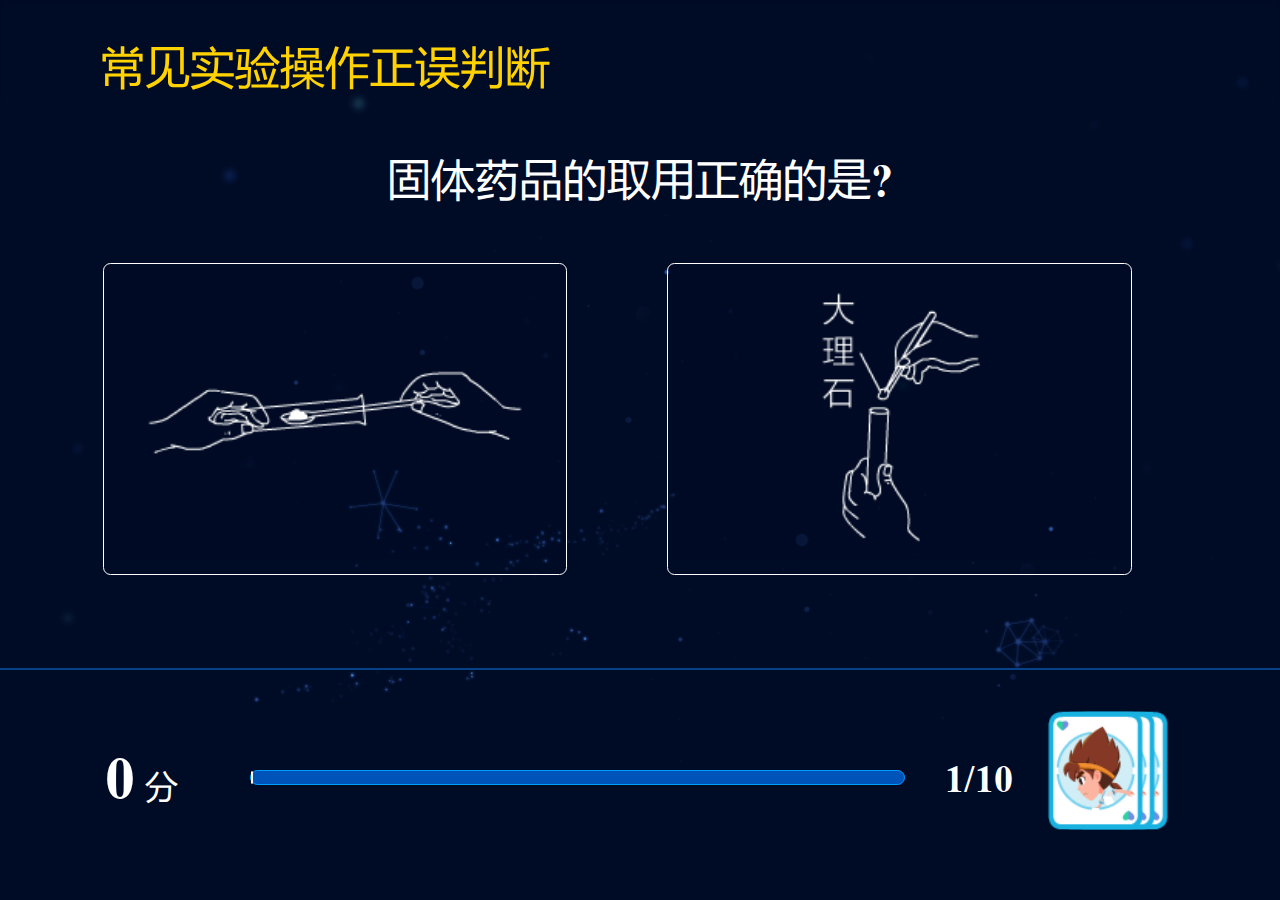
<file: idox/1.3.11基本实验操作判断/index.html>
<!--
	作者：@胡志远
	时间：2016-12-14
	描述：1.3.11基本实验操作判断
	版本：v3.0
-->

<!DOCTYPE html>
<html>
<head lang="en">
    <meta charset="UTF-8">
    <title>1.3.11基本实验操作判断</title>
    <link rel="stylesheet" type="text/css" href="css/first.css">
    <link rel="stylesheet" type="text/css" href="css/index.css" />
</head>
<body class="body">
<!--居中空div-->
<div class="margin-auto">
    <!--容器-->
    <div class="warp">
        <!-- 公用头部-->
        <header class="header" id="header">
            <!--标题-->
            <div class="header-text">常见实验操作正误判断</div>
        </header>
        <!--内容容器-->
        <div class="content" id="content">
            <div class="inner">
                <div class="innerPage">
                    <div class="questions">
                        <h3 class="question">称量固体正确的是？</h3>
                        <div class="look-img" id="choices">
                            <div class="answer">
                                <img src="img/temp.png" />
                            </div>

                            <div class="answer">
                                <img src="img/temp.png" />
                            </div>

                            <div class="answer">
                                <img src="img/temp.png" />
                            </div>
                        </div>
                    </div>
                    <div class="result">
                        <div class="score-bar">
                            <i id="hundred"></i>
                            <i id="ten" data-num="1"></i>
                            <i id="one" data-num="0"></i>
                        </div>
                        <div class="again-btn">重玩一次</div>
                    </div>
                </div>
            </div>
        </div>
        <!--content-->
        <div class="hui-foot">
            <div class="foot-left">
                <div class="foot-left-num1">0</div>
                <div class="foot-left-num2">分</div>
            </div>
            <div class="foot-right">
                <img src="img/card.png"/>
                <img src="img/card.png" style="left: -0.1rem;"/>
                <img src="img/card.png" style="left: -0.2rem;"/>
            </div>
            <div class="foot-num"><span>0</span>/10</div>
            <div class="foot-center">
                <div class="foot-center-box"></div>
            </div>
        </div>
        <!--<footer class="bottom-bar" id="bottom-bar">-->
            <!--<div class="bottom-bar-keyBox">-->
                <!--<div class="score-panel">-->
                    <!--<span class="score">0</span>分-->
                <!--</div>-->
                <!--<div class="progress-bar-panel">-->
                    <!--<div class="progress-bar">-->
                        <!--<div class="all-progress"></div>-->
                        <!--<div class="progress" id="progress"></div>-->
                    <!--</div>-->
                    <!--<div class="progress-txt">-->
                        <!--<span id="number">1</span>/10-->
                    <!--</div>-->
                <!--</div>-->
                <!--<div class="card-panel">-->
                    <!--<a href="javascript:;" id="nextQuestion">-->
                        <!--<ul class="card-list clearfix">-->
                            <!--<li class="card"></li>-->
                            <!--<li class="card"></li>-->
                            <!--<li class="card"></li>-->
                        <!--</ul>-->
                    <!--</a>-->
                <!--</div>-->
            <!--</div>-->
        <!--</footer>-->
    </div>
    <!--warp-->
</div>
<!--margin-auto-->
<script src="js/h5_loader_chemistry2.js" type="text/javascript" charset="utf-8"></script>
<script src="js/h5_init_chemistry2.js" type="text/javascript" charset="utf-8"></script>
</body>
</html>
</file>
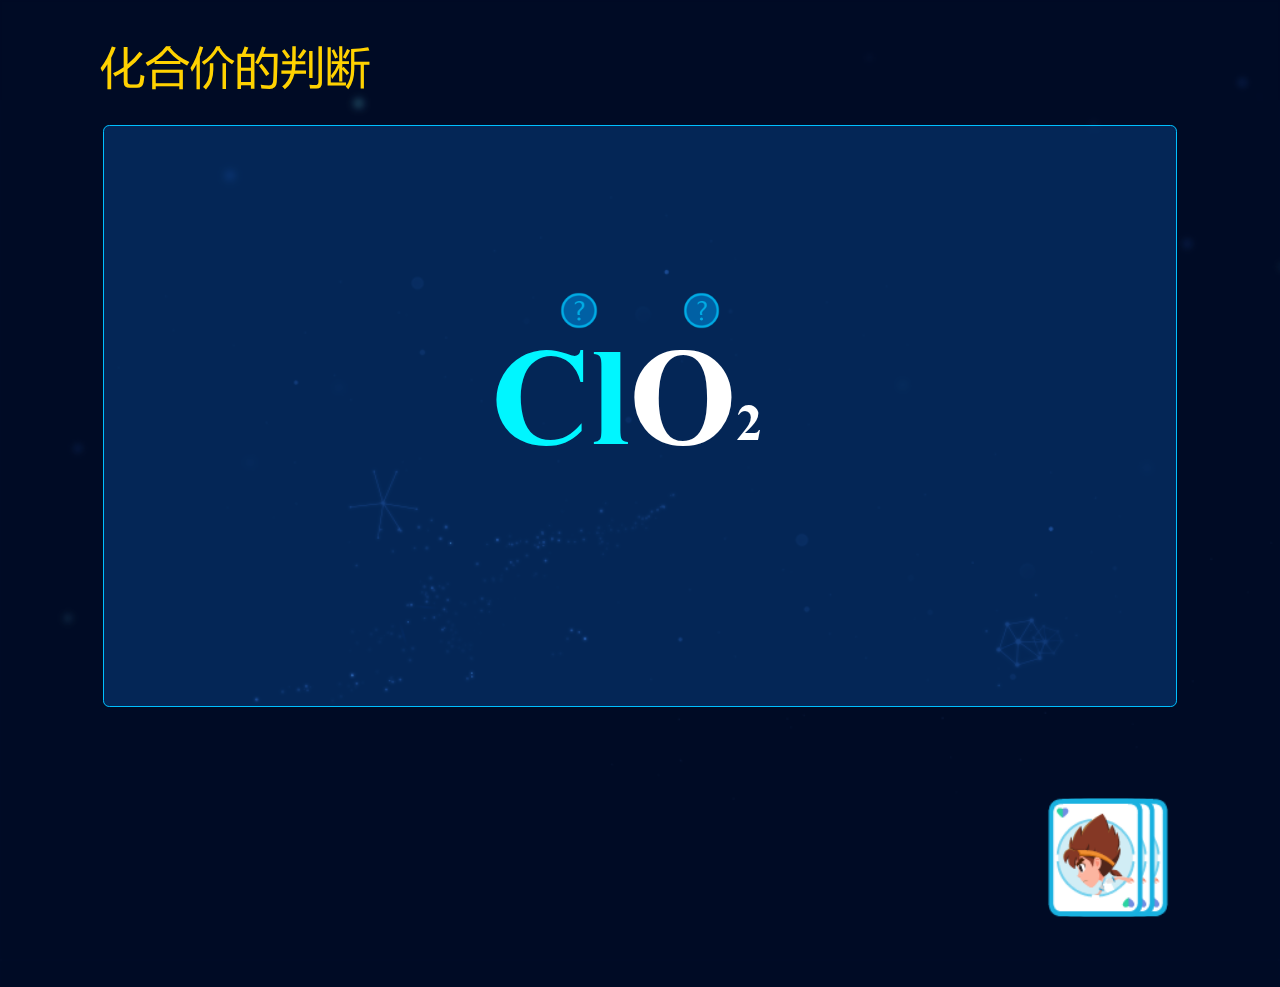
<file: idox/4.5.5化合价的判断/index.html>
<!--
	作者：@胡志远
	时间：2016-12-17
	描述：初高化模版
	版本：v3.0
-->

<!DOCTYPE html>
<html>
	<head lang="en">
		<meta charset="UTF-8">
		<title>化合价的判断</title>
		<link rel="stylesheet" type="text/css" href="css/first.css" />
	</head>
	<body class="body">
		<!--居中空div-->
		<div class="margin-auto">
			<!--容器-->
			<div class="warp">
				<div class="popup-shade"></div>
				<!-- 公用头部-->
				<header class="header">
					<!--标题-->
					<div class="header-text">
						<span id="title1">化合价的判断</span>
					</div>
					<!--logo位置-->
					<div class="logo"></div>

				</header>
				<!--内容容器-->
				<div class="content" id="content" style="padding-top: 0.6rem;">
					
					<div class="hui-img">
						<div class="fixBtn">
							<h1>已经看过了所有元素，将重新开始</h1>
						</div>
						<div class="hui-group">
							<h1 class="blue">Cl<span class="span">+4</span></h1><h2>O<span class="span">-2</span></h2><h3>2</h3>
						</div>
<!--						<h1 class="hui-blue"></h1><h2 class="hui-blue></h2><h3 class="hui-blue></h3>
-->					</div>
				</div>
				<div class="hui-foot">
					<div class="foot-right">
						<img src="img/0002.png"/>
						<img src="img/0002.png" style="left: -0.1rem;"/>
						<img src="img/0002.png" style="left: -0.2rem;"/>
					</div>	
					
				</div>
			</div>
		</div>
		<!--margin-auto-->
		<script src="js/h5_loader_chemistry2.js" type="text/javascript" charset="utf-8"></script>
		<script src="js/h5_init_chemistry2.js" type="text/javascript" charset="utf-8"></script>
	</body>
</html>
</file>
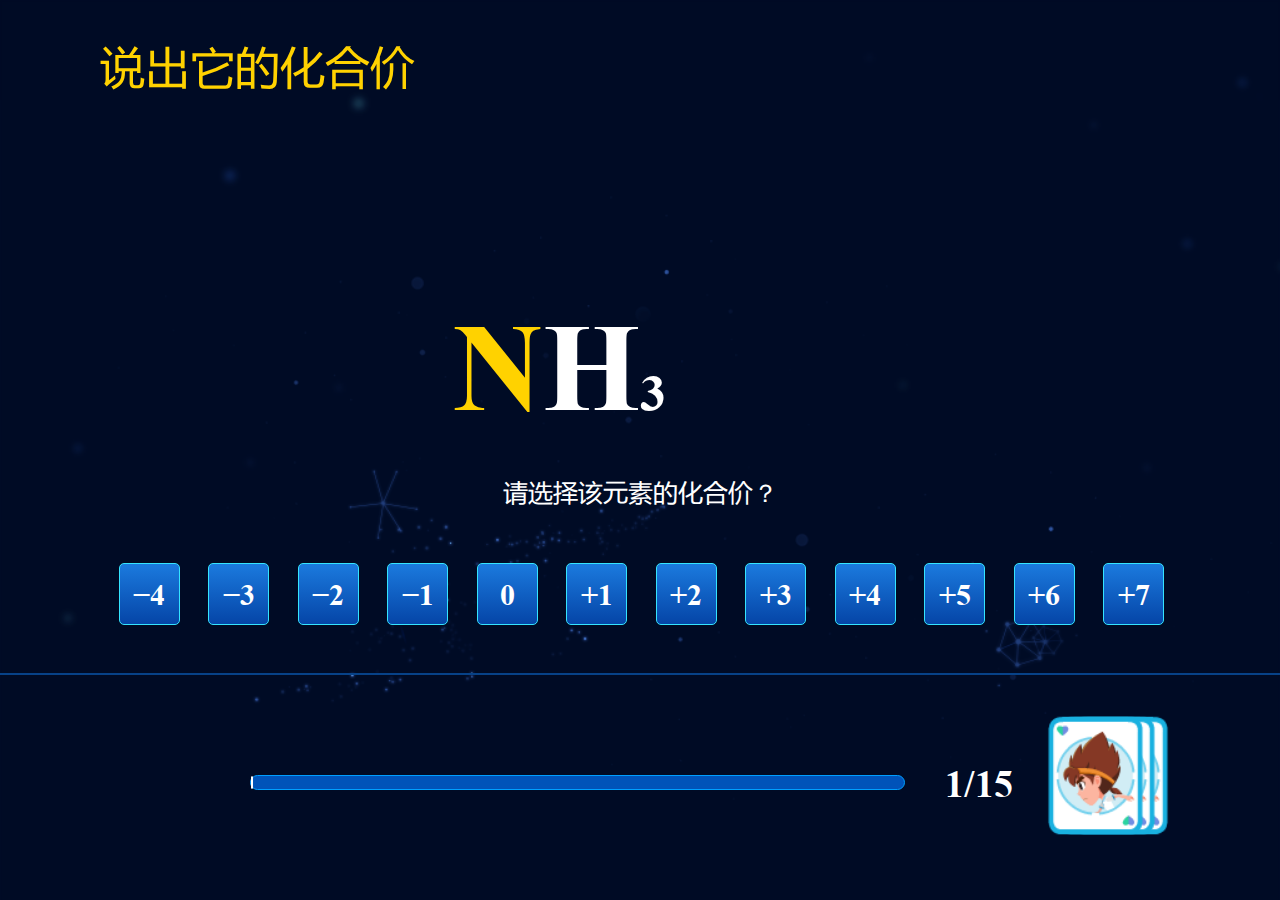
<file: idox/4.5.6说出它的化合价/index.html>
<!--
	作者：@胡志远
	时间：2016-12-17
	描述：初高化模版
	版本：v3.0
-->

<!DOCTYPE html>
<html>
	<head lang="en">
		<meta charset="UTF-8">
		<title>说出它的化合价</title>
		<link rel="stylesheet" type="text/css" href="css/first.css" />
	</head>
	<body class="body">
		<!--居中空div-->
		<div class="margin-auto">
			<!--容器-->
			<div class="warp">
				<div class="popup-shade"></div>
				<!-- 公用头部-->
				<header class="header">
					<!--标题-->
					<div class="header-text">
						<span id="title1">说出它的化合价</span>
					</div>
					<!--logo位置-->
					<div class="logo"></div>

				</header>
				<!--内容容器-->
				<div class="content" id="content" style="padding-top: 0.6rem;">
					<div class="hui-last">
						<div class="score">
							<ul>
								
							</ul>
						</div>
						<div class="hui-btn1" id="reset">重玩一次</div>
					</div>
					<div class="hui-img">
						<div class="hui-group">
							<h1>K</h1><h1 class="blue">Mn</h1><h2>4</h2>
						</div>
					</div>
					<div class="hui-title">
						请选择该元素的化合价？
					</div>
					<div class="hui-btngroup">
						<div class="hui-btn" id="-4">-4</div>
						<div class="hui-btn" id="-3">-3</div>
						<div class="hui-btn" id="-2">-2</div>
						<div class="hui-btn" id="-1">-1</div>
						<div class="hui-btn" id="0">0</div>
						<div class="hui-btn" id="+1">+1</div>
						<div class="hui-btn" id="+2">+2</div>
						<div class="hui-btn" id="+3">+3</div>
						<div class="hui-btn" id="+4">+4</div>
						<div class="hui-btn" id="+5">+5</div>
						<div class="hui-btn" id="+6">+6</div>
						<div class="hui-btn" id="+7">+7</div>
					</div>
				</div>
				<div class="hui-foot">
					<div class="foot-right">
						<img src="img/0002.png"/>
						<img src="img/0002.png" style="left: -0.1rem;"/>
						<img src="img/0002.png" style="left: -0.2rem;"/>
					</div>	
					<div class="foot-num">0/10</div>
					<div class="foot-center">
						<div class="foot-center-box"></div>
					</div>	
				</div>
			</div>
		</div>
		<!--margin-auto-->
		<script src="js/h5_loader_chemistry2.js" type="text/javascript" charset="utf-8"></script>
		<script src="js/h5_init_chemistry2.js" type="text/javascript" charset="utf-8"></script>
	</body>
</html>
</file>
<file: idox/1.3.11基本实验操作判断/css/first.css>
/**
  * 页面head最先加载的css
  *
  * @thinlong
  * 2016.9.21
  * v1.0
  * 功能:页面淡入效果 
  */
html {
	background-color: #000000;
	
    animation: fadeIn 1s linear;
    -moz-animation: fadeIn 1s linear;   	/* Firefox */
    -webkit-animation: fadeIn 1s linear;	/* Safari 和 Chrome */
    -o-animation: fadeIn 1s linear;	        /* Opera */
}

@keyframes fadeIn
{
    from {
        opacity: 0;
    }
    to {
        opacity: 1;
    }
}

 #pdfToImgBox img {
     zoom:0.45;
     -webkit-filter: invert(1); filter: invert(1);
 }
</file>
<file: idox/1.3.11基本实验操作判断/css/index.css>
.question {
    text-align: center;
    font-weight: normal;
}

.bottom-bar .bottom-bar-keyBox {
    font-size:0.2rem;
}
.bottom-bar .bottom-bar-keyBox  span {
    border:none;
    background: none;
    padding:0;
    cursor: none;
}
.bottom-bar .score-panel {
    float: left;
    width: 20%;
    height:1.84rem;
    line-height: 1.84rem;
}

.score-panel .score {
    font-size:0.5rem;
}

.bottom-bar .progress-bar-panel {
    float: left;
    width:60%;
    height:1.84rem;
    position: relative;
}

.bottom-bar .card-panel {
    float: left;
    width:20%;
    height:1.84rem;
}

.progress-bar-panel .progress-bar {
    position: absolute;
    width:90%;
    top: 50%;
    margin-top:-0.1rem;
}

.progress-bar-panel .all-progress {
    width:100%;
    height:0.2rem;
    background: #0053b9;
    border-radius: 0.1rem;
    position: absolute;
}

.progress-bar-panel .progress {
    width: 10%;
    height:0.2rem;
    background: #0094ff;
    border-radius: 0.1rem;
    position: absolute;
}

.progress-bar-panel .progress-txt {
    position: absolute;
    right:0;
    width:10%;
    height:1.84rem;
    line-height: 1.84rem;
}

.card-list {
    position: relative;
    width:100%;
    height:100%;
}
.card-list .card {
    width: 1rem;
    height:1rem;
    background-image: url("../img/card.png");
    background-repeat:no-repeat;
    -webkit-background-size:cover;
    background-size:cover;
    position: absolute;
    top: 50%;
    margin-top:-0.5rem;
}

.card-list .card:first-child {
    z-index: 3;
}
.card-list .card:nth-child(2) {
    left: 5%;
    z-index: 2;
}

.card-list .card:nth-child(3) {
    left:10%;
    z-index: 1;
}

.answer {
    position: relative;
}

.answer.right:before {
    content: '';
    display: block;
    position: absolute;
    top: 50%;
    left: 50%;
    width: 1.5rem;
    height: 1.5rem;
    transform: translate(-50%, -50%);
    background-image: url(../img/right_img.svg);
    background-repeat:no-repeat;
    -webkit-background-size:cover;
    background-size:cover;
}

.answer.wrong:before {
    content: '';
    display: block;
    position: absolute;
    top: 50%;
    left: 50%;
    width: 1.5rem;
    height: 1.5rem;
    transform: translate(-50%, -50%);
    background-image: url(../img/wrong_img.svg);
    background-repeat:no-repeat;
    -webkit-background-size:cover;
    background-size:cover;
}

.result {
    display: none;
}
.score-bar {
    text-align: center;
}
.score-bar i {
    display: inline-block;
    width: 1.2rem;
    height: 1.8rem;
    background-repeat:no-repeat;
    -webkit-background-size:cover;
    background-size:cover;
}

.score-bar i[data-num="0"] {
    background-image: url("../img/0.png");
}
.score-bar i[data-num="1"] {
    background-image: url("../img/1.png");
}
.score-bar i[data-num="2"] {
    background-image: url("../img/2.png");
}
.score-bar i[data-num="3"] {
    background-image: url("../img/3.png");
}
.score-bar i[data-num="4"] {
    background-image: url("../img/4.png");
}
.score-bar i[data-num="5"] {
    background-image: url("../img/5.png");
}
.score-bar i[data-num="6"] {
    background-image: url("../img/6.png");
}
.score-bar i[data-num="7"] {
    background-image: url("../img/7.png");
}
.score-bar i[data-num="8"] {
    background-image: url("../img/8.png");
}
.score-bar i[data-num="9"] {
    background-image: url("../img/9.png");
}

.again-btn {
    height: 0.48rem;
    width: 1.53rem;
    background: linear-gradient(#1b7ade,#0545a7);
    font-size: 0.24rem;
    border: 0.01rem #35e4ff solid;
    border-radius: 0.04rem;
    text-align: center;
    display: block;
    margin: 0.3rem auto;
    cursor: pointer;
}

.rotate {
    animation:rotate 1s;
    animation-direction:normal;
    animation-timing-function:linear;
}
@keyframes rotate {
    0% {transform: rotateY(0deg);}
    50% {transform: rotateY(90deg);}
    100% {transform: rotateY(0deg);}
}

footer.bottom-bar {
    position:absolute;
    border-top:0.02rem solid #074288;
}

footer.bottom-bar .bottom-bar-keyBox {
    background: rgba(0,0,0,0);
    height:1.84rem;
}
#content{margin-bottom: 2rem;}
.hui-foot{width: 100%;height: 1.84rem;bottom: 0;border-top:0.02rem solid #074288;position: absolute;}
.foot-left{display: inline-block;margin-left: 0.84rem;margin-top: 0.6rem;float: left;}
.foot-left-num1{font-size: 0.48rem;display: inline-block;}
.foot-left-num2{font-size: 0.26rem;display: inline-block;}
.foot-center{margin-left: 2rem;margin-right: 0;height: 0.1rem;background: #0053b9;border: 0.01rem solid #009fff;
    border-radius: 0.1rem;margin-right: 3rem;margin-top: 0.8rem;}
.foot-right{display: inline-block;width: 1.78rem;position: relative;height: 1rem;float: right;margin-top: 0.3rem;cursor: pointer;}
.foot-right img{position: absolute;height: 100%;}
.foot-num{display: inline-block;float: right;width: 0.9rem;margin-top: 0.7rem;}
.foot-center-box{width: 0%;background: #0067e6;border-radius: 0.1rem;height: 0.09rem;border: 0.01rem #fff solid;}
</file>
<file: idox/4.5.5化合价的判断/css/first.css>
/**
  * 页面head最先加载的css
  *
  * @thinlong
  * 2016.9.21
  * v1.0
  * 功能:页面淡入效果 
  */
html {
	background-color: #000000;
	
    animation: fadeIn 1s linear;
    -moz-animation: fadeIn 1s linear;   	/* Firefox */
    -webkit-animation: fadeIn 1s linear;	/* Safari 和 Chrome */
    -o-animation: fadeIn 1s linear;	        /* Opera */
}

@keyframes fadeIn
{
    from {
        opacity: 0;
    }
    to {
        opacity: 1;
    }
}

 #pdfToImgBox img {
     zoom:0.45;
     -webkit-filter: invert(1); filter: invert(1);
 }
</file>
<file: idox/4.5.6说出它的化合价/css/first.css>
/**
  * 页面head最先加载的css
  *
  * @thinlong
  * 2016.9.21
  * v1.0
  * 功能:页面淡入效果 
  */
html {
	background-color: #000000;
	
    animation: fadeIn 1s linear;
    -moz-animation: fadeIn 1s linear;   	/* Firefox */
    -webkit-animation: fadeIn 1s linear;	/* Safari 和 Chrome */
    -o-animation: fadeIn 1s linear;	        /* Opera */
}

@keyframes fadeIn
{
    from {
        opacity: 0;
    }
    to {
        opacity: 1;
    }
}

 #pdfToImgBox img {
     zoom:0.45;
     -webkit-filter: invert(1); filter: invert(1);
 }
</file>
